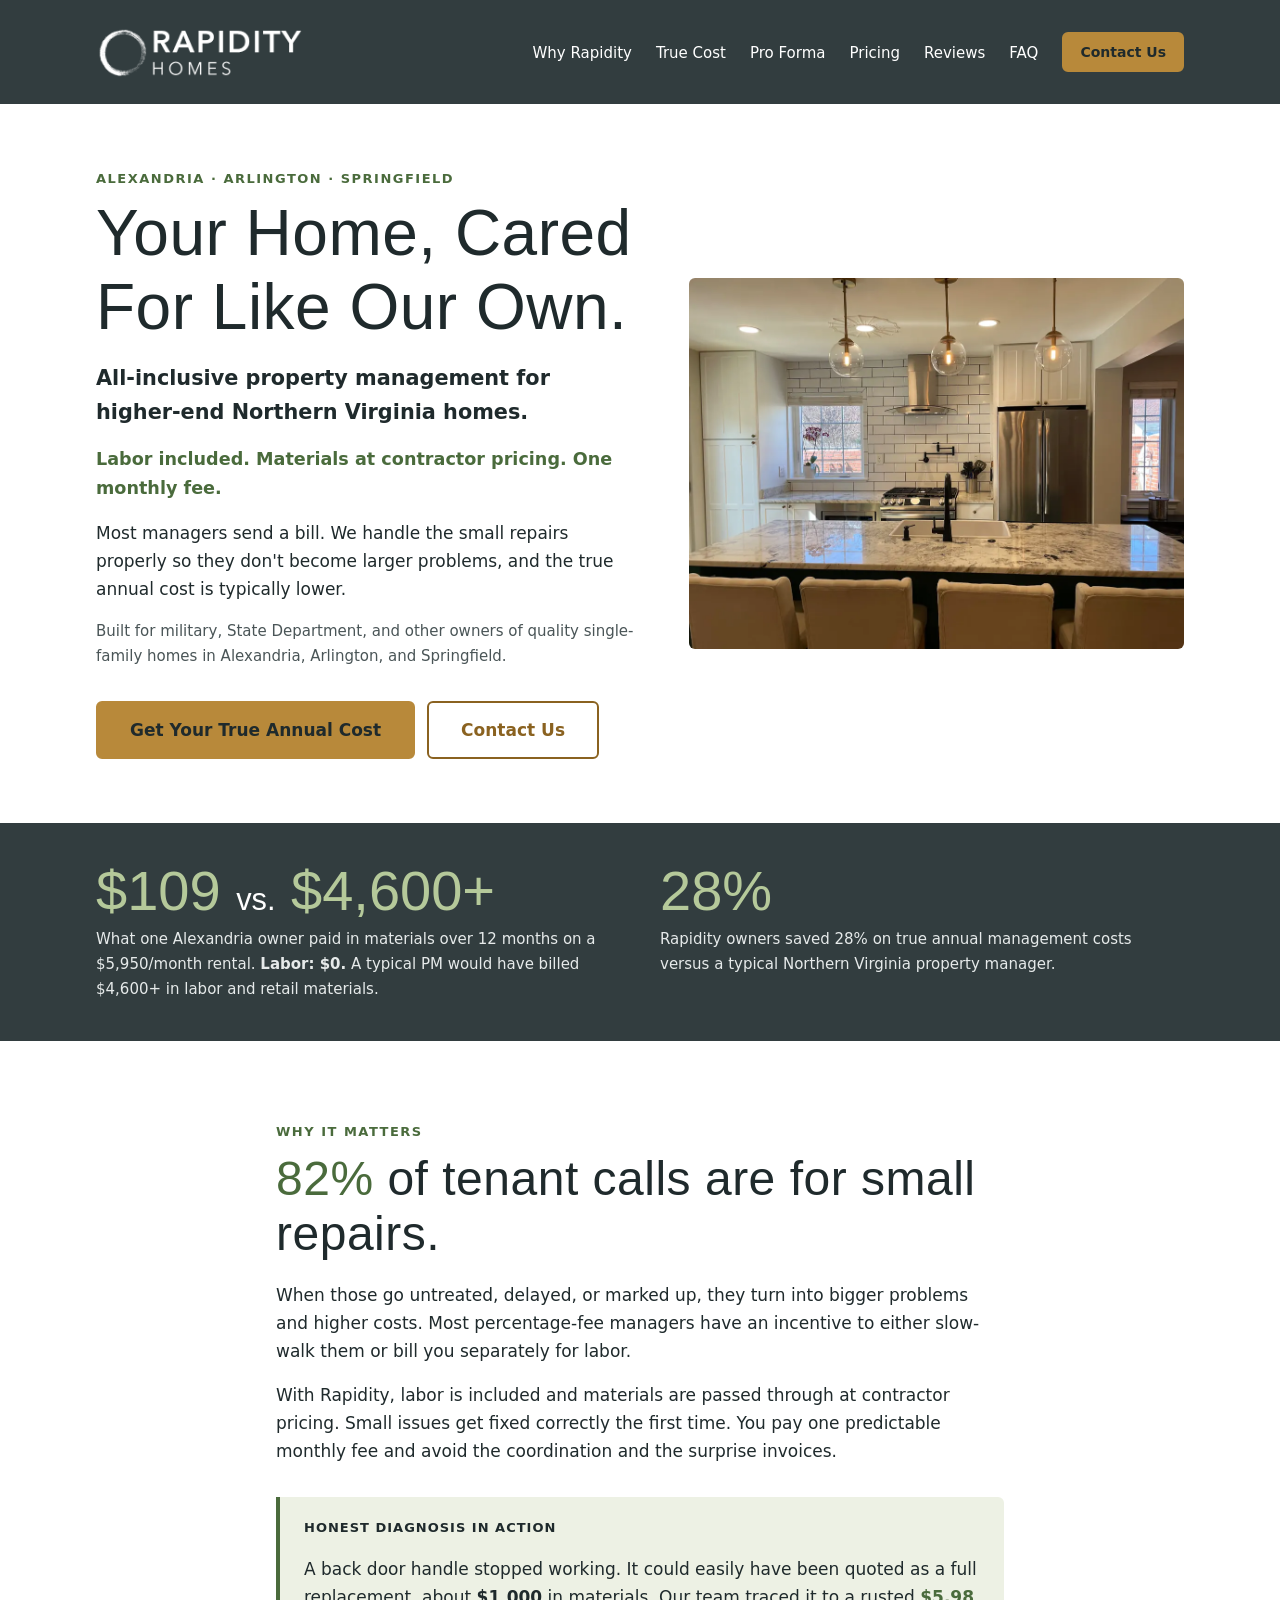
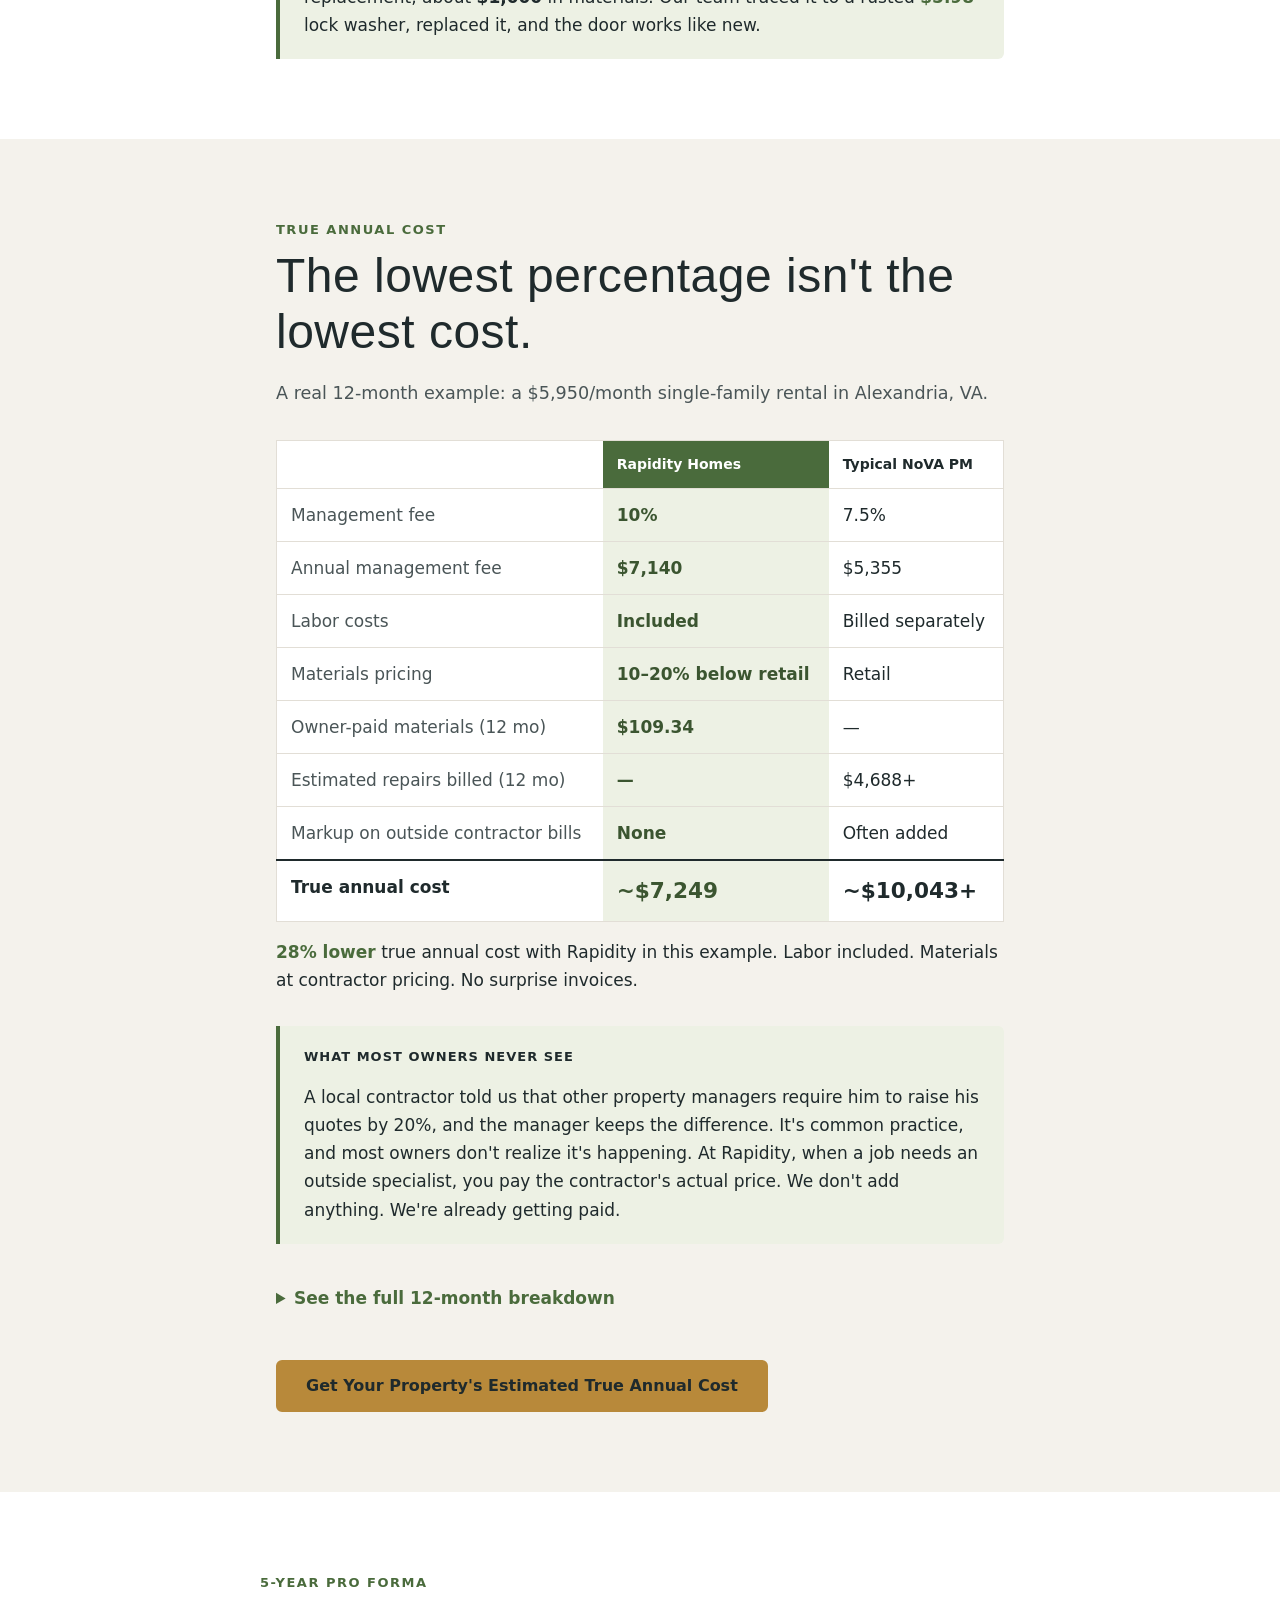
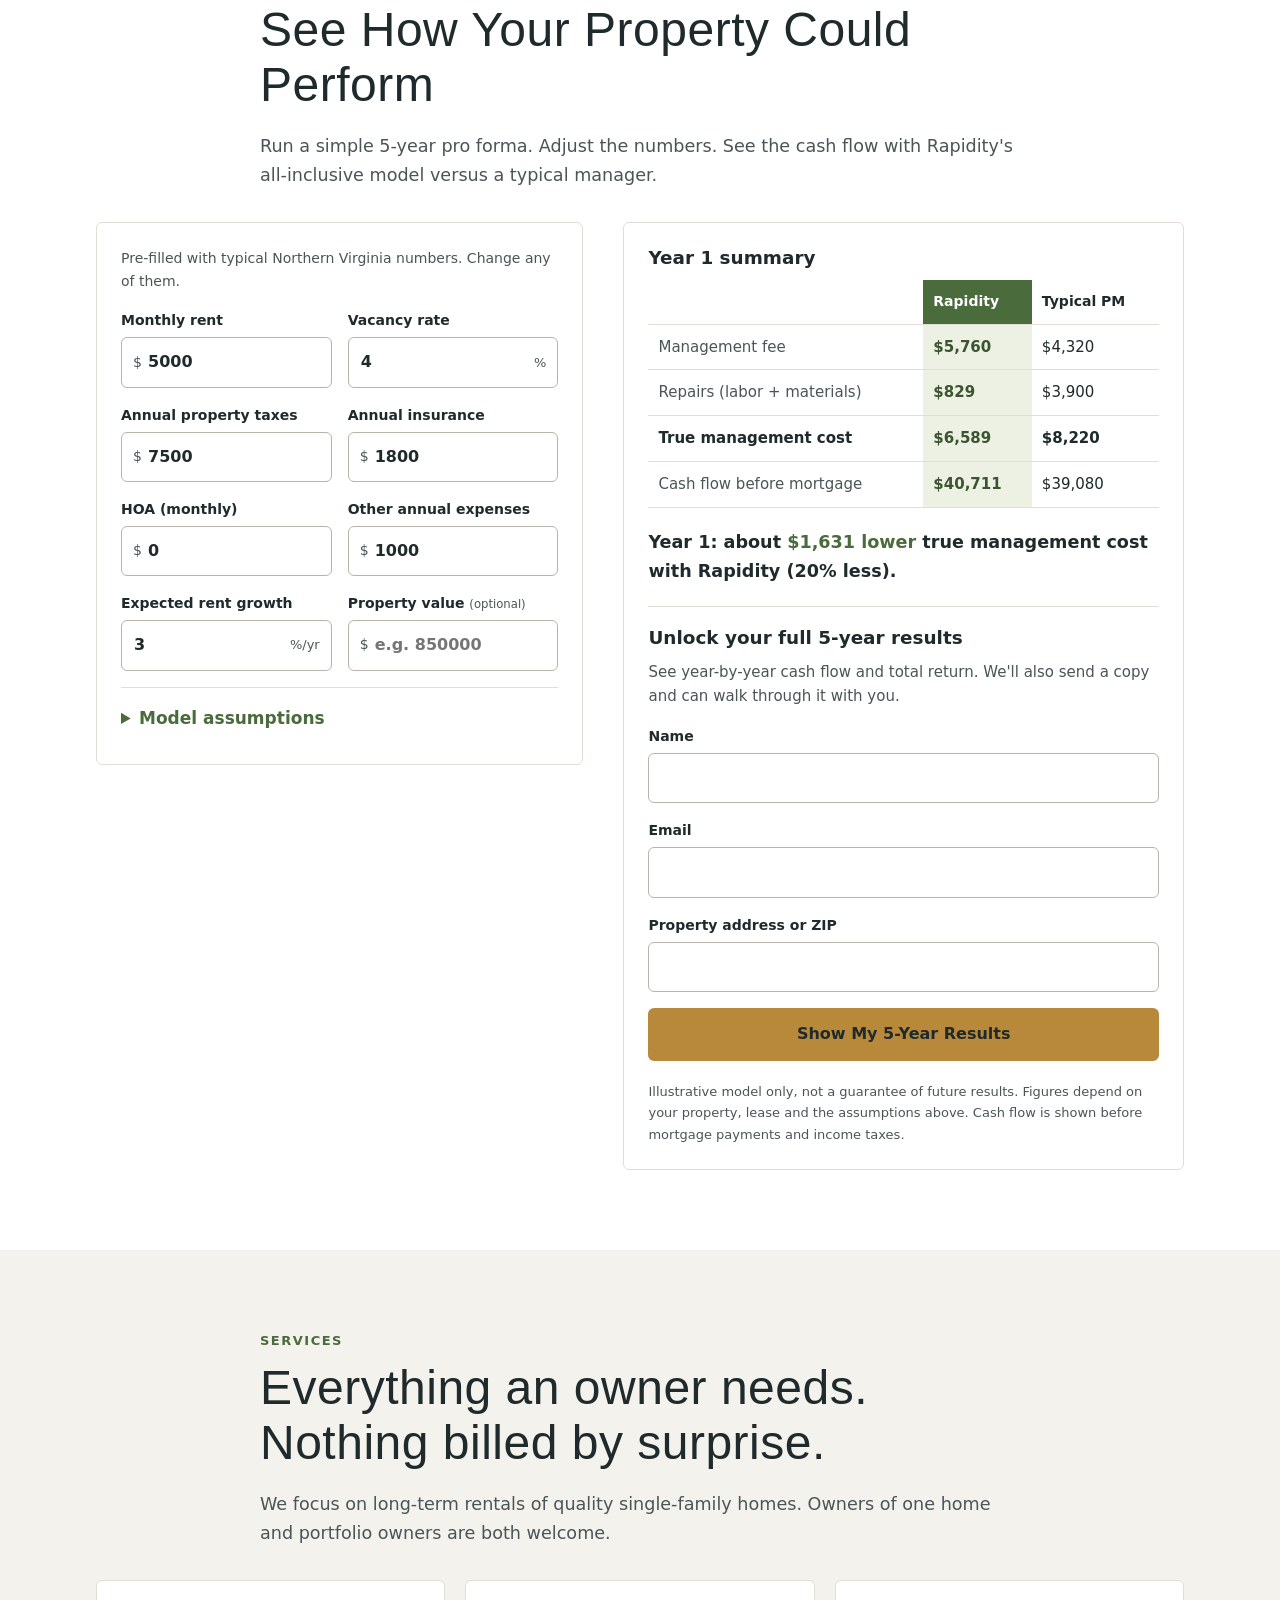
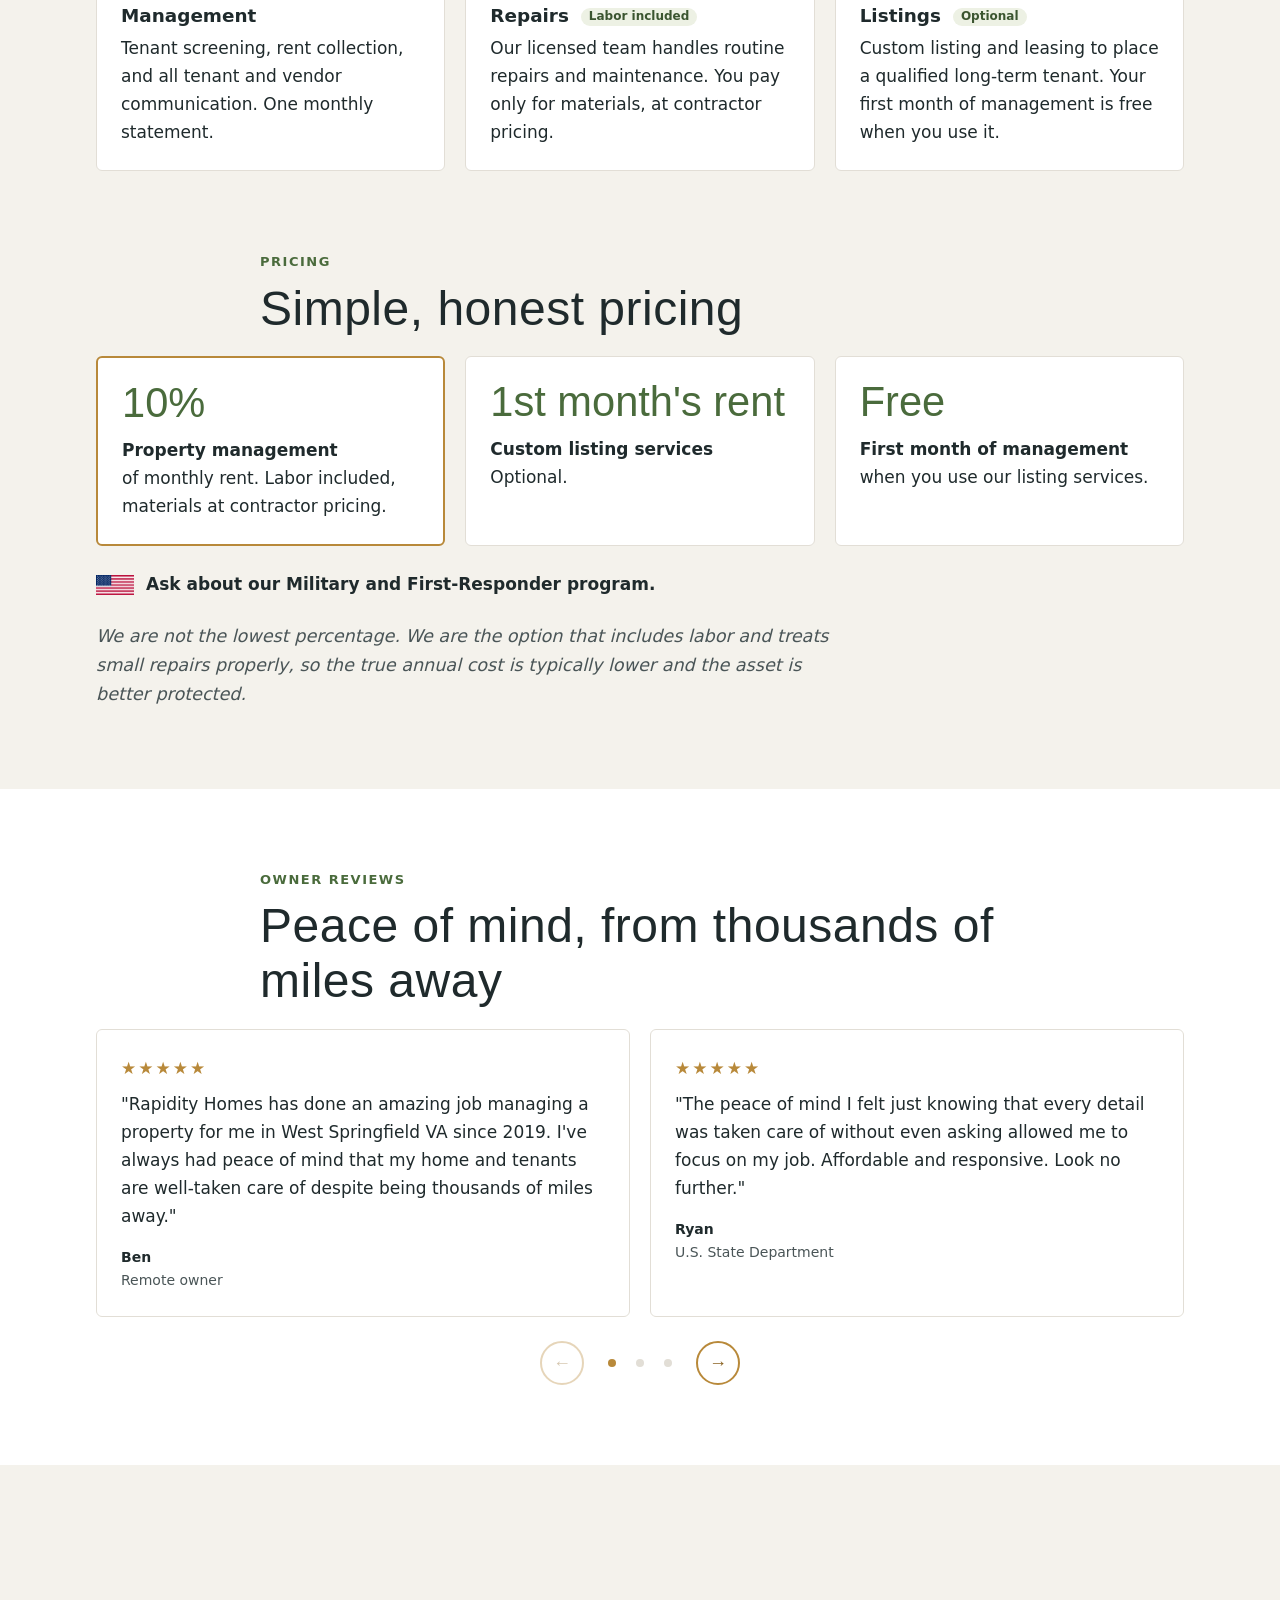
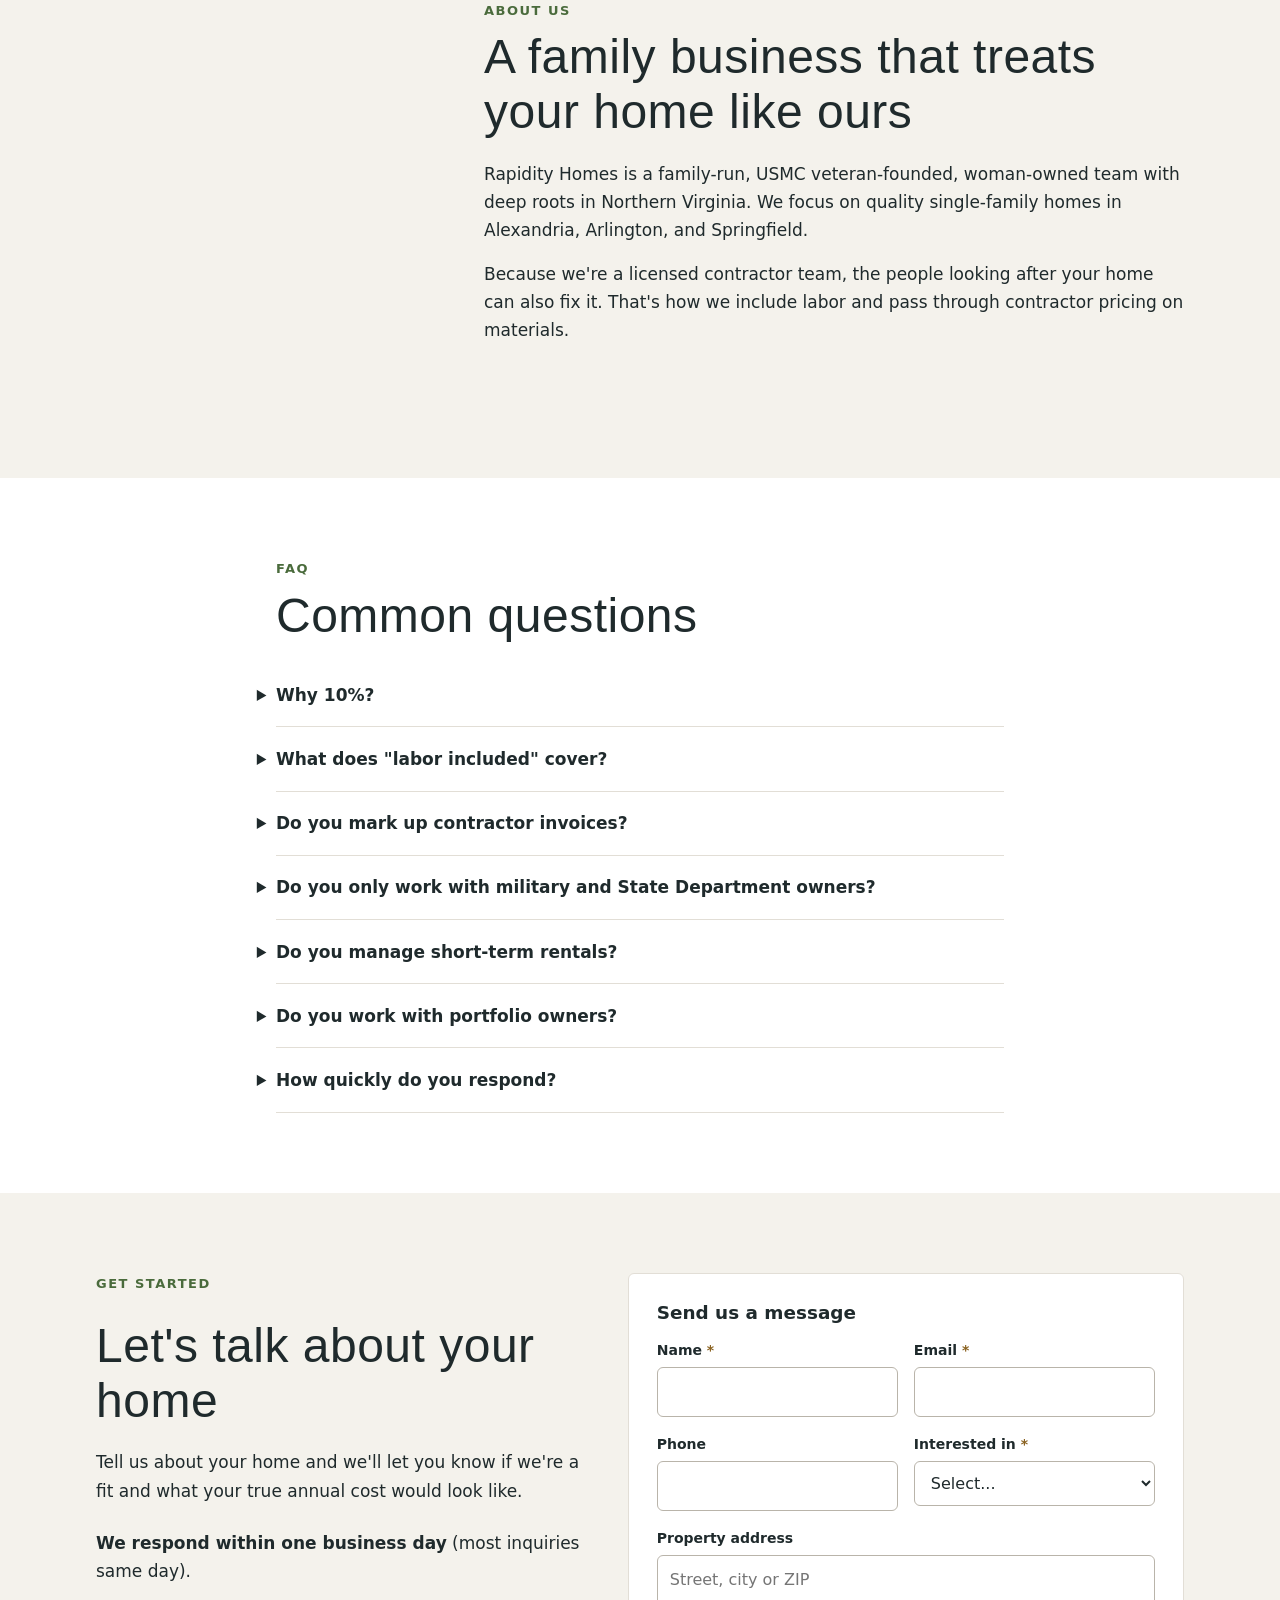
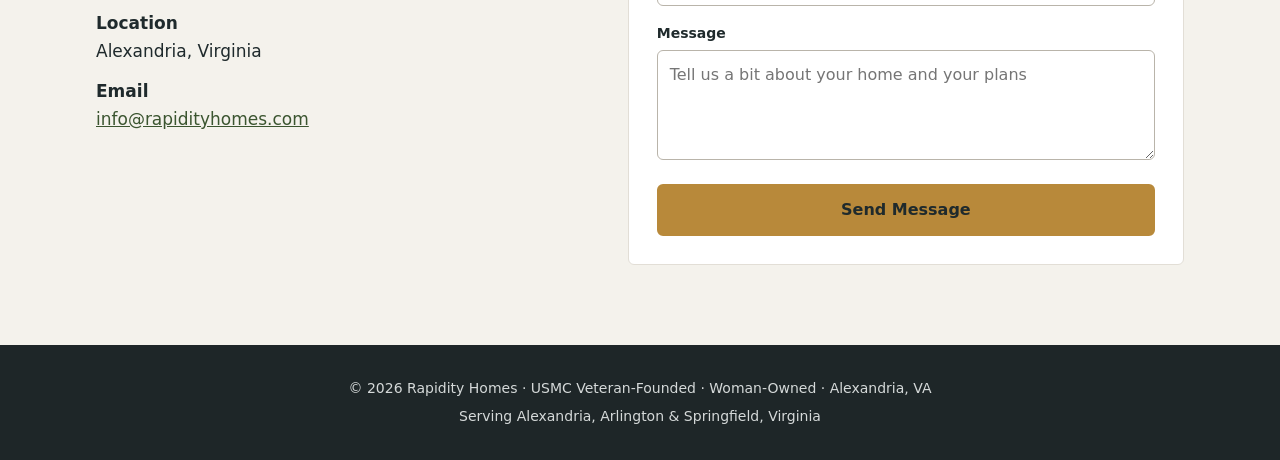
<file: index.html>
<!DOCTYPE html>
<html lang="en">
<head>
<meta charset="UTF-8" />
<meta name="viewport" content="width=device-width, initial-scale=1.0" />
<meta http-equiv="Content-Security-Policy" content="default-src 'self'; script-src 'self'; style-src 'self' https://fonts.googleapis.com; font-src https://fonts.gstatic.com; img-src 'self'; connect-src 'self' https://formspree.io; form-action https://formspree.io; base-uri 'self'; object-src 'none'; upgrade-insecure-requests">
<meta name="referrer" content="strict-origin-when-cross-origin">
<title>All-Inclusive Property Management | Alexandria, Arlington &amp; Springfield VA | Rapidity Homes</title>
<meta name="description" content="All-inclusive property management for higher-end single-family homes in Alexandria, Arlington and Springfield, VA. 10% of rent with labor included and materials at contractor pricing. Veteran-founded, serving military and State Department owners." />

<link rel="canonical" href="https://www.rapidityhomes.com/">
<link rel="icon" type="image/png" href="Images/favicon.png">

<meta property="og:type" content="website">
<meta property="og:site_name" content="Rapidity Homes">
<meta property="og:url" content="https://www.rapidityhomes.com/">
<meta property="og:title" content="All-Inclusive Property Management for Northern Virginia Homes">
<meta property="og:description" content="Labor included. Materials at contractor pricing. One monthly fee. One Alexandria owner paid $109 in materials over 12 months, with $0 in labor.">
<meta property="og:image" content="https://www.rapidityhomes.com/Images/kitchen-2_orig.jpg">
<meta name="twitter:card" content="summary_large_image">

<script type="application/ld+json">
{
  "@context": "https://schema.org",
  "@type": "LocalBusiness",
  "name": "Rapidity Homes",
  "description": "All-inclusive property management for single-family homes in Northern Virginia. Labor included, materials at contractor pricing.",
  "url": "https://www.rapidityhomes.com/",
  "email": "info@rapidityhomes.com",
  "image": "https://www.rapidityhomes.com/Images/kitchen-2_orig.jpg",
  "logo": "https://www.rapidityhomes.com/Images/Rapidity%20Logo%20White2.png",
  "address": { "@type": "PostalAddress", "addressLocality": "Alexandria", "addressRegion": "VA", "addressCountry": "US" },
  "areaServed": [
    { "@type": "City", "name": "Alexandria, VA" },
    { "@type": "City", "name": "Arlington, VA" },
    { "@type": "City", "name": "Springfield, VA" }
  ]
}
</script>

<link rel="preconnect" href="https://fonts.googleapis.com">
<link rel="preconnect" href="https://fonts.gstatic.com" crossorigin>
<link href="https://fonts.googleapis.com/css2?family=Bebas+Neue&family=Open+Sans:wght@400;600;700&display=swap" rel="stylesheet">
<link rel="preload" as="image" href="Images/kitchen-2-1067.webp" imagesrcset="Images/kitchen-2-480.webp 480w, Images/kitchen-2-1067.webp 1067w" imagesizes="(max-width: 900px) 100vw, 50vw">

<link rel="stylesheet" href="CSS/styles.css">
</head>
<body>
<!--
  Page map: header → hero → proof bar → small repairs → true cost → pro forma
  → services & pricing → reviews → about → FAQ → contact → footer.
-->
<header class="header">
  <div class="container nav-inner">
    <a href="#top" class="brand">
      <img src="Images/logo-white.webp" alt="Rapidity Homes" width="168" height="55">
    </a>
    <ul class="nav-menu" id="nav-menu">
      <li><a href="#repairs">Why Rapidity</a></li>
      <li><a href="#true-cost">True Cost</a></li>
      <li><a href="#proforma">Pro Forma</a></li>
      <li><a href="#pricing">Pricing</a></li>
      <li><a href="#reviews">Reviews</a></li>
      <li><a href="#faq">FAQ</a></li>
    </ul>
    <a href="#contact" class="btn btn-small nav-cta">Contact Us</a>
    <button class="nav-toggle" aria-label="Menu" aria-expanded="false" aria-controls="nav-menu">
      <svg viewBox="0 0 24 24" fill="none" stroke="currentColor" stroke-width="1.8"><path d="M4 7h16M4 12h16M4 17h16"/></svg>
    </button>
  </div>
</header>

<main id="top">

<!-- ========== HERO ========== -->
<section class="hero">
  <div class="container hero-grid">
    <div class="hero-copy">
      <p class="eyebrow">Alexandria &middot; Arlington &middot; Springfield</p>
      <h1>Your Home, Cared For Like Our Own.</h1>
      <p class="hero-lead">All-inclusive property management for higher-end Northern Virginia homes.</p>
      <p class="hero-sub">Labor included. Materials at contractor pricing. One monthly fee.</p>
      <p>Most managers send a bill. We handle the small repairs properly so they don't become larger problems, and the true annual cost is typically lower.</p>
      <p class="hero-audience">Built for military, State Department, and other owners of quality single-family homes in Alexandria, Arlington, and Springfield.</p>
      <div class="cta-row">
        <a href="#proforma" class="btn btn-large">Get Your True Annual Cost</a>
        <a href="#contact" class="btn btn-large btn-outline">Contact Us</a>
      </div>
    </div>
    <div class="hero-img">
      <img src="Images/kitchen-2-1067.webp" srcset="Images/kitchen-2-480.webp 480w, Images/kitchen-2-1067.webp 1067w" sizes="(max-width: 900px) 100vw, 50vw" width="1067" height="800" fetchpriority="high" alt="Bright kitchen with white cabinets, marble island and brass pendant lights in a Northern Virginia home">
    </div>
  </div>
</section>

<!-- ========== PROOF BAR ========== -->
<section class="proof-bar" aria-label="Results">
  <div class="container proof-grid">
    <div class="proof-item">
      <div class="proof-num">$109 <span class="proof-vs">vs.</span> $4,600+</div>
      <p>What one Alexandria owner paid in materials over 12 months on a $5,950/month rental. <strong>Labor: $0.</strong> A typical PM would have billed $4,600+ in labor and retail materials.</p>
    </div>
    <div class="proof-item">
      <div class="proof-num">28%</div>
      <p>Rapidity owners saved 28% on true annual management costs versus a typical Northern Virginia property manager.</p>
    </div>
  </div>
</section>

<!-- ========== SMALL REPAIRS ========== -->
<section class="section" id="repairs">
  <div class="container narrow">
    <p class="eyebrow">Why it matters</p>
    <h2 class="section-title"><span class="accent">82%</span> of tenant calls are for small repairs.</h2>
    <p>When those go untreated, delayed, or marked up, they turn into bigger problems and higher costs. Most percentage-fee managers have an incentive to either slow-walk them or bill you separately for labor.</p>
    <p>With Rapidity, labor is included and materials are passed through at contractor pricing. Small issues get fixed correctly the first time. You pay one predictable monthly fee and avoid the coordination and the surprise invoices.</p>

    <div class="callout">
      <p class="callout-label">Honest diagnosis in action</p>
      <p>A back door handle stopped working. It could easily have been quoted as a full replacement, about <strong>$1,000</strong> in materials. Our team traced it to a rusted <strong class="accent">$5.98</strong> lock washer, replaced it, and the door works like new.</p>
    </div>
  </div>
</section>

<!-- ========== TRUE ANNUAL COST ========== -->
<section class="section section-alt" id="true-cost">
  <div class="container narrow">
    <p class="eyebrow">True annual cost</p>
    <h2 class="section-title">The lowest percentage isn't the lowest cost.</h2>
    <p class="section-lead">A real 12-month example: a $5,950/month single-family rental in Alexandria, VA.</p>

    <div class="table-wrap">
      <table class="compare-table">
        <thead>
          <tr><th scope="col"><span class="sr-only">Item</span></th><th scope="col" class="col-rapidity">Rapidity Homes</th><th scope="col">Typical NoVA PM</th></tr>
        </thead>
        <tbody>
          <tr><th scope="row">Management fee</th><td class="col-rapidity">10%</td><td>7.5%</td></tr>
          <tr><th scope="row">Annual management fee</th><td class="col-rapidity">$7,140</td><td>$5,355</td></tr>
          <tr><th scope="row">Labor costs</th><td class="col-rapidity">Included</td><td>Billed separately</td></tr>
          <tr><th scope="row">Materials pricing</th><td class="col-rapidity">10–20% below retail</td><td>Retail</td></tr>
          <tr><th scope="row">Owner-paid materials (12 mo)</th><td class="col-rapidity">$109.34</td><td>—</td></tr>
          <tr><th scope="row">Estimated repairs billed (12 mo)</th><td class="col-rapidity">—</td><td>$4,688+</td></tr>
          <tr><th scope="row">Markup on outside contractor bills</th><td class="col-rapidity">None</td><td>Often added</td></tr>
        </tbody>
        <tfoot>
          <tr><th scope="row">True annual cost</th><td class="col-rapidity">~$7,249</td><td>~$10,043+</td></tr>
        </tfoot>
      </table>
    </div>

    <p class="table-note"><strong class="accent">28% lower</strong> true annual cost with Rapidity in this example. Labor included. Materials at contractor pricing. No surprise invoices.</p>

    <div class="callout">
      <p class="callout-label">What most owners never see</p>
      <p>A local contractor told us that other property managers require him to raise his quotes by 20%, and the manager keeps the difference. It's common practice, and most owners don't realize it's happening. At Rapidity, when a job needs an outside specialist, you pay the contractor's actual price. We don't add anything. We're already getting paid.</p>
    </div>

    <details class="breakdown">
      <summary>See the full 12-month breakdown</summary>
      <div class="table-wrap">
        <table class="breakdown-table">
          <thead>
            <tr><th scope="col">Month</th><th scope="col">Work performed</th><th scope="col" class="num">Owner paid</th><th scope="col" class="num">Typical PM</th></tr>
          </thead>
          <tbody>
            <tr><td>May '25</td><td>Toilet flush valve repair + air filter change</td><td class="num">$8.08</td><td class="num">~$313+</td></tr>
            <tr><td>Jun '25</td><td>Window trim repair + toilet follow-up</td><td class="num">$0</td><td class="num">~$425+</td></tr>
            <tr><td>Jul '25</td><td>Toilet repairs x2 (incl. shim &amp; seal) + water hammer diagnosis</td><td class="num">$0</td><td class="num">~$615+</td></tr>
            <tr><td>Aug '25</td><td>Air filter change + faucet diagnosis &amp; parts</td><td class="num">$34.11</td><td class="num">~$585+</td></tr>
            <tr><td>Oct '25</td><td>Air filter change + master bath sink cartridge replacement + winterization</td><td class="num">$0</td><td class="num">~$585+</td></tr>
            <tr><td>Dec '25</td><td>Water heater flush + drywall patch</td><td class="num">$0</td><td class="num">~$425+</td></tr>
            <tr><td>Feb '26</td><td>Air filter change</td><td class="num">$0</td><td class="num">~$110+</td></tr>
            <tr><td>Mar '26</td><td>Toilet gasket pull &amp; reset + junction box install</td><td class="num">$27.51</td><td class="num">~$410+</td></tr>
            <tr><td>May '26</td><td>Air filter change + door handle diagnosis (avoided a $1,000 replacement)</td><td class="num">$39.64</td><td class="num">~$1,220+</td></tr>
          </tbody>
          <tfoot>
            <tr><td>Total</td><td></td><td class="num">$109.34</td><td class="num">~$4,688+</td></tr>
          </tfoot>
        </table>
      </div>
    </details>

    <div class="section-cta">
      <a href="#proforma" class="btn">Get Your Property's Estimated True Annual Cost</a>
    </div>
  </div>
</section>

<!-- ========== PRO FORMA ========== -->
<section class="section" id="proforma">
  <div class="container">
    <div class="narrow">
      <p class="eyebrow">5-year pro forma</p>
      <h2 class="section-title">See How Your Property Could Perform</h2>
      <p class="section-lead">Run a simple 5-year pro forma. Adjust the numbers. See the cash flow with Rapidity's all-inclusive model versus a typical manager.</p>
    </div>

    <div class="pf-grid">
      <form class="pf-inputs" id="pf-inputs" novalidate>
        <p class="pf-hint">Pre-filled with typical Northern Virginia numbers. Change any of them.</p>
        <div class="pf-fields">
          <label>Monthly rent <span class="input-wrap" data-prefix="$"><input type="number" name="rent" value="5000" min="0" step="50" inputmode="decimal"></span></label>
          <label>Vacancy rate <span class="input-wrap" data-suffix="%"><input type="number" name="vacancy" value="4" min="0" max="100" step="0.5" inputmode="decimal"></span></label>
          <label>Annual property taxes <span class="input-wrap" data-prefix="$"><input type="number" name="taxes" value="7500" min="0" step="100" inputmode="decimal"></span></label>
          <label>Annual insurance <span class="input-wrap" data-prefix="$"><input type="number" name="insurance" value="1800" min="0" step="50" inputmode="decimal"></span></label>
          <label>HOA (monthly) <span class="input-wrap" data-prefix="$"><input type="number" name="hoa" value="0" min="0" step="10" inputmode="decimal"></span></label>
          <label>Other annual expenses <span class="input-wrap" data-prefix="$"><input type="number" name="other" value="1000" min="0" step="100" inputmode="decimal"></span></label>
          <label>Expected rent growth <span class="input-wrap" data-suffix="%/yr"><input type="number" name="growth" value="3" min="-10" max="20" step="0.5" inputmode="decimal"></span></label>
          <label>Property value <small>(optional)</small> <span class="input-wrap" data-prefix="$"><input type="number" name="value" value="" min="0" step="1000" placeholder="e.g. 850000" inputmode="decimal"></span></label>
        </div>
        <details class="pf-advanced">
          <summary>Model assumptions</summary>
          <div class="pf-fields">
            <label>Repairs billed by a typical PM <span class="input-wrap" data-suffix="% of rent"><input type="number" name="repairPct" value="6.5" min="0" max="30" step="0.5" inputmode="decimal"></span></label>
            <label>Materials share of a repair bill <span class="input-wrap" data-suffix="%"><input type="number" name="materialsShare" value="25" min="0" max="100" step="5" inputmode="decimal"></span></label>
            <label>Contractor materials discount <span class="input-wrap" data-suffix="%"><input type="number" name="discount" value="15" min="0" max="50" step="1" inputmode="decimal"></span></label>
            <label>Appreciation <small>(if value entered)</small> <span class="input-wrap" data-suffix="%/yr"><input type="number" name="appreciation" value="3" min="-10" max="20" step="0.5" inputmode="decimal"></span></label>
          </div>
          <p class="pf-hint">6.5% matches the typical-PM repair bill in our Alexandria example ($4,688 on $71,400 of rent). Taxes, insurance, HOA and other expenses grow 3% a year.</p>
        </details>
      </form>

      <div class="pf-results" aria-live="polite">
        <h3>Year 1 summary</h3>
        <table class="pf-table">
          <thead><tr><th scope="col"><span class="sr-only">Item</span></th><th scope="col" class="col-rapidity">Rapidity</th><th scope="col">Typical PM</th></tr></thead>
          <tbody>
            <tr><th scope="row">Management fee</th><td class="col-rapidity" data-out="fee-r"></td><td data-out="fee-t"></td></tr>
            <tr><th scope="row">Repairs (labor + materials)</th><td class="col-rapidity" data-out="rep-r"></td><td data-out="rep-t"></td></tr>
            <tr class="pf-total"><th scope="row">True management cost</th><td class="col-rapidity" data-out="cost-r"></td><td data-out="cost-t"></td></tr>
            <tr><th scope="row">Cash flow before mortgage</th><td class="col-rapidity" data-out="cf-r"></td><td data-out="cf-t"></td></tr>
          </tbody>
        </table>
        <p class="pf-headline" data-out="headline"></p>

        <div class="pf-gated" id="pf-gated">
          <div class="pf-full" hidden>
            <h3>5-year view</h3>
            <div class="table-wrap">
              <table class="pf-table pf-years">
                <thead><tr><th scope="col">Year</th><th scope="col" class="col-rapidity">Rapidity cash flow</th><th scope="col">Typical PM cash flow</th><th scope="col">Difference</th></tr></thead>
                <tbody data-out="years"></tbody>
                <tfoot><tr><th scope="row">5-yr total</th><td class="col-rapidity" data-out="sum-r"></td><td data-out="sum-t"></td><td data-out="sum-d"></td></tr></tfoot>
              </table>
            </div>
            <p class="pf-return" data-out="return"></p>
            <p>Want us to walk through these numbers with you? <a href="#contact">Send us a message</a>.</p>
          </div>

          <form class="pf-gate" id="pf-gate" action="https://formspree.io/f/xyklnbwr" method="POST">
            <h3>Unlock your full 5-year results</h3>
            <p>See year-by-year cash flow and total return. We'll also send a copy and can walk through it with you.</p>
            <input type="hidden" name="_subject" value="Pro forma request">
            <input type="hidden" name="source" value="Pro forma">
            <input type="hidden" name="proforma" value="">
            <div class="form-field"><label for="g-name">Name</label><input id="g-name" name="name" autocomplete="name" required></div>
            <div class="form-field"><label for="g-email">Email</label><input id="g-email" type="email" name="email" autocomplete="email" required></div>
            <div class="form-field"><label for="g-address">Property address or ZIP</label><input id="g-address" name="address" autocomplete="street-address" required></div>
            <input type="text" name="_gotcha" class="honeypot" tabindex="-1" autocomplete="off" aria-hidden="true">
            <button type="submit" class="btn btn-block">Show My 5-Year Results</button>
            <p class="form-status" role="status"></p>
          </form>
        </div>

        <p class="disclaimer">Illustrative model only, not a guarantee of future results. Figures depend on your property, lease and the assumptions above. Cash flow is shown before mortgage payments and income taxes.</p>
      </div>
    </div>
  </div>
</section>

<!-- ========== SERVICES & PRICING ========== -->
<section class="section section-alt" id="services">
  <div class="container">
    <div class="narrow">
      <p class="eyebrow">Services</p>
      <h2 class="section-title">Everything an owner needs. Nothing billed by surprise.</h2>
      <p class="section-lead">We focus on long-term rentals of quality single-family homes. Owners of one home and portfolio owners are both welcome.</p>
    </div>
    <div class="card-row">
      <div class="card">
        <h3>Management</h3>
        <p>Tenant screening, rent collection, and all tenant and vendor communication. One monthly statement.</p>
      </div>
      <div class="card">
        <h3>Repairs <span class="tag">Labor included</span></h3>
        <p>Our licensed team handles routine repairs and maintenance. You pay only for materials, at contractor pricing.</p>
      </div>
      <div class="card">
        <h3>Listings <span class="tag">Optional</span></h3>
        <p>Custom listing and leasing to place a qualified long-term tenant. Your first month of management is free when you use it.</p>
      </div>
    </div>

    <div id="pricing" class="pricing">
      <div class="narrow">
        <p class="eyebrow">Pricing</p>
        <h2 class="section-title">Simple, honest pricing</h2>
      </div>
      <div class="card-row">
        <div class="card price-card price-featured">
          <div class="price">10%</div>
          <p><strong>Property management</strong><br>of monthly rent. Labor included, materials at contractor pricing.</p>
        </div>
        <div class="card price-card">
          <div class="price">1st month's rent</div>
          <p><strong>Custom listing services</strong><br>Optional.</p>
        </div>
        <div class="card price-card">
          <div class="price">Free</div>
          <p><strong>First month of management</strong><br>when you use our listing services.</p>
        </div>
      </div>
      <p class="program-note"><img src="Images/flag.png" alt="" class="flag-icon" width="38" height="20"> Ask about our Military and First-Responder program.</p>
      <p class="framing">We are not the lowest percentage. We are the option that includes labor and treats small repairs properly, so the true annual cost is typically lower and the asset is better protected.</p>
    </div>
  </div>
</section>

<!-- ========== REVIEWS ========== -->
<section class="section" id="reviews">
  <div class="container">
    <div class="narrow">
      <p class="eyebrow">Owner reviews</p>
      <h2 class="section-title">Peace of mind, from thousands of miles away</h2>
    </div>
    <div class="carousel" aria-roledescription="carousel" aria-label="Owner reviews">
    <div class="carousel-track" tabindex="0">
      <figure class="review">
        <div class="stars" aria-label="5 out of 5 stars">&#9733;&#9733;&#9733;&#9733;&#9733;</div>
        <blockquote>"Rapidity Homes has done an amazing job managing a property for me in West Springfield VA since 2019. I've always had peace of mind that my home and tenants are well-taken care of despite being thousands of miles away."</blockquote>
        <figcaption><strong>Ben</strong> Remote owner</figcaption>
      </figure>
      <figure class="review">
        <div class="stars" aria-label="5 out of 5 stars">&#9733;&#9733;&#9733;&#9733;&#9733;</div>
        <blockquote>"The peace of mind I felt just knowing that every detail was taken care of without even asking allowed me to focus on my job. Affordable and responsive. Look no further."</blockquote>
        <figcaption><strong>Ryan</strong> U.S. State Department</figcaption>
      </figure>
      <figure class="review">
        <div class="stars" aria-label="5 out of 5 stars">&#9733;&#9733;&#9733;&#9733;&#9733;</div>
        <blockquote>"Highest recommendation. They take care of everything, give great communication so I don't need to stress about property maintenance."</blockquote>
        <figcaption><strong>Xander</strong> Active Duty Military</figcaption>
      </figure>
      <figure class="review">
        <div class="stars" aria-label="5 out of 5 stars">&#9733;&#9733;&#9733;&#9733;&#9733;</div>
        <blockquote>"You could not have a more competent, professional, and responsive team than at Rapidity. They are the first property management company I recommend to family and friends."</blockquote>
        <figcaption><strong>Nate</strong> Veteran</figcaption>
      </figure>
    </div>
    <div class="carousel-controls">
      <button class="carousel-btn" data-dir="-1" aria-label="Previous review">&#8592;</button>
      <div class="carousel-dots"></div>
      <button class="carousel-btn" data-dir="1" aria-label="Next review">&#8594;</button>
    </div>
    </div>
  </div>
</section>

<!-- ========== ABOUT ========== -->
<section class="section section-alt" id="about">
  <div class="container about-grid">
    <div class="about-img">
      <img src="Images/reilly-fam-480.webp" srcset="Images/reilly-fam-480.webp 480w, Images/reilly-fam-600.webp 600w" sizes="(max-width: 768px) 100vw, 360px" width="600" height="800" loading="lazy" alt="The Reilly family, founders of Rapidity Homes">
    </div>
    <div>
      <p class="eyebrow">About us</p>
      <h2 class="section-title">A family business that treats your home like ours</h2>
      <p>Rapidity Homes is a family-run, USMC veteran-founded, woman-owned team with deep roots in Northern Virginia. We focus on quality single-family homes in Alexandria, Arlington, and Springfield.</p>
      <p>Because we're a licensed contractor team, the people looking after your home can also fix it. That's how we include labor and pass through contractor pricing on materials.</p>
    </div>
  </div>
</section>

<!-- ========== FAQ ========== -->
<section class="section" id="faq">
  <div class="container narrow">
    <p class="eyebrow">FAQ</p>
    <h2 class="section-title">Common questions</h2>
    <div class="faq">
      <details>
        <summary>Why 10%?</summary>
        <p>Because it includes the labor. Lower-percentage managers typically bill repair labor separately and charge retail for materials. Once those bills are added in, our true annual cost is usually lower. In our Alexandria example it was 28% lower.</p>
      </details>
      <details>
        <summary>What does "labor included" cover?</summary>
        <p>Routine repairs and maintenance our team performs: plumbing fixes, fixtures, doors and hardware, drywall patches, filter changes, seasonal tasks and similar work. You pay only for materials, at contractor pricing. Major replacements, capital improvements and work that needs a specialty trade are quoted separately and need your approval first.</p>
      </details>
      <details>
        <summary>Do you mark up contractor invoices?</summary>
        <p>No, never. We're already paid through our management fee, so when a job needs an outside specialist, you pay the contractor's actual price with no markup or coordination fee from us. Many managers add one, so it's worth asking anyone you're considering.</p>
      </details>
      <details>
        <summary>Do you only work with military and State Department owners?</summary>
        <p>No. Many of our owners are military or State Department families who appreciate a manager they can trust from overseas, but we work with any owner of a quality single-family home in our service area.</p>
      </details>
      <details>
        <summary>Do you manage short-term rentals?</summary>
        <p>We focus on long-term rentals. Stable, long-term tenants are better for the home and for your returns. If you're weighing options, tell us about your plans and we'll give you an honest take.</p>
      </details>
      <details>
        <summary>Do you work with portfolio owners?</summary>
        <p>Yes. Whether you own one home or several, you get the same all-inclusive model and one consolidated monthly statement.</p>
      </details>
      <details>
        <summary>How quickly do you respond?</summary>
        <p>We respond to inquiries within one business day, and most get a same-day reply.</p>
      </details>
    </div>
  </div>
</section>

<!-- ========== CONTACT ========== -->
<section class="section section-alt" id="contact">
  <div class="container contact-grid">
    <div>
      <p class="eyebrow">Get started</p>
      <h2 class="section-title">Let's talk about your home</h2>
      <p>Tell us about your home and we'll let you know if we're a fit and what your true annual cost would look like.</p>
      <p class="response-time"><strong>We respond within one business day</strong> (most inquiries same day).</p>
      <dl class="contact-details">
        <dt>Location</dt><dd>Alexandria, Virginia</dd>
        <dt>Email</dt><dd><a href="mailto:info@rapidityhomes.com">info@rapidityhomes.com</a></dd>
      </dl>
    </div>

    <form class="contact-form" id="contact-form" action="https://formspree.io/f/xyklnbwr" method="POST">
      <h3>Send us a message</h3>
      <input type="hidden" name="_subject" value="Website inquiry">
      <input type="hidden" name="source" value="Contact form">
      <div class="form-row">
        <div class="form-field"><label for="f-name">Name <span class="req">*</span></label><input id="f-name" name="name" autocomplete="name" required></div>
        <div class="form-field"><label for="f-email">Email <span class="req">*</span></label><input id="f-email" type="email" name="email" autocomplete="email" required></div>
      </div>
      <div class="form-row">
        <div class="form-field"><label for="f-phone">Phone</label><input id="f-phone" type="tel" name="phone" autocomplete="tel"></div>
        <div class="form-field">
          <label for="f-interest">Interested in <span class="req">*</span></label>
          <select id="f-interest" name="interest" required>
            <option value="">Select...</option>
            <option>Property management</option>
            <option>Listing services</option>
            <option>Multiple properties / portfolio</option>
            <option>Reviewing my pro forma</option>
            <option>General question</option>
          </select>
        </div>
      </div>
      <div class="form-field"><label for="f-address">Property address</label><input id="f-address" name="address" autocomplete="street-address" placeholder="Street, city or ZIP"></div>
      <div class="form-field"><label for="f-message">Message</label><textarea id="f-message" name="message" placeholder="Tell us a bit about your home and your plans"></textarea></div>
      <input type="text" name="_gotcha" class="honeypot" tabindex="-1" autocomplete="off" aria-hidden="true">
      <button type="submit" class="btn btn-block">Send Message</button>
      <p class="form-status" role="status"></p>
    </form>
  </div>
</section>

</main>

<footer>
  <div class="container">
    <p>&copy; 2026 Rapidity Homes &middot; USMC Veteran-Founded &middot; Woman-Owned &middot; Alexandria, VA</p>
    <p>Serving Alexandria, Arlington &amp; Springfield, Virginia</p>
  </div>
</footer>

<script src="JS/main.js"></script>
</body>
</html>
</file>
<file: CSS/styles.css>
/* ========================================================
   Rapidity Homes — Main Stylesheet
   Light page, slate header/footer. Brass for things you
   click; earthy moss green for savings and key numbers.
   ======================================================== */

:root {
  --ink: #1f2a2c;
  --ink-soft: #4a5557;
  --brand: #323d3f;
  --brand-dark: #1e2628;
  --bg: #ffffff;
  --bg-alt: #f4f2ec;
  --line: #e2ded6;
  --brass: #b8893a;
  --brass-dark: #8a6220;
  --brass-tint: #f6efe1;
  --green: #4a6b3c;
  --green-dark: #3b5530;
  --green-tint: #edf1e4;
  --white: #ffffff;
  --radius: 6px;
}

/* ========== RESET & BASE ========== */
* { box-sizing: border-box; margin: 0; padding: 0; }
html { scroll-behavior: smooth; scroll-padding-top: 5.5rem; }
body {
  font-family: 'Open Sans', system-ui, sans-serif;
  font-size: 17px;
  color: var(--ink);
  background: var(--bg);
  line-height: 1.65;
}
img { max-width: 100%; height: auto; display: block; }
h1, h2, h3 { line-height: 1.15; }
h1, h2 {
  font-family: 'Bebas Neue', sans-serif;
  font-weight: normal;
  letter-spacing: 0.5px;
}
h3 { font-size: 1.15rem; font-weight: 700; }
p + p { margin-top: 1rem; }
a { color: var(--green-dark); }
.accent { color: var(--green); }
.sr-only {
  position: absolute; width: 1px; height: 1px; overflow: hidden;
  clip: rect(0 0 0 0); white-space: nowrap;
}

/* ========== LAYOUT ========== */
.container { max-width: 1120px; margin: 0 auto; padding: 0 1rem; }
.narrow { max-width: 760px; margin-left: auto; margin-right: auto; }
.section { padding: 5rem 0; }
.section-alt { background: var(--bg-alt); }
.eyebrow {
  font-size: 13px;
  font-weight: 700;
  text-transform: uppercase;
  letter-spacing: 1.5px;
  color: var(--green);
  margin-bottom: 0.5rem;
}
.section-title {
  font-size: clamp(2.1rem, 5vw, 3rem);
  margin-bottom: 1.25rem;
}
.section-lead { font-size: 1.1rem; color: var(--ink-soft); margin-bottom: 2rem; }
.section-cta { margin-top: 2.5rem; }

/* ========== BUTTONS ========== */
.btn {
  display: inline-block;
  font-family: inherit;
  font-weight: 700;
  font-size: 16px;
  line-height: 1.3;
  text-align: center;
  text-decoration: none;
  padding: 14px 28px;
  border: 2px solid var(--brass);
  border-radius: var(--radius);
  background: var(--brass);
  color: var(--ink);
  cursor: pointer;
  transition: background 0.2s, border-color 0.2s, color 0.2s;
}
.btn:hover { background: var(--brass-dark); border-color: var(--brass-dark); color: var(--white); }
.btn-outline { background: transparent; border-color: var(--brass-dark); color: var(--brass-dark); }
.btn-outline:hover { background: var(--brass-tint); border-color: var(--brass-dark); color: var(--brass-dark); }
.btn-large { padding: 16px 32px; font-size: 17px; }
.btn-small { padding: 9px 16px; font-size: 14px; }
.btn-block { display: block; width: 100%; }
.cta-row { display: flex; flex-wrap: wrap; gap: 0.75rem; margin-top: 2rem; }

/* ========== HEADER / NAV ========== */
.header {
  background: var(--brand);
  position: sticky;
  top: 0;
  z-index: 100;
  transition: box-shadow 0.3s;
}
/* Big logo at the top of the page; JS adds .is-scrolled to shrink it */
.nav-inner {
  display: flex;
  align-items: center;
  gap: 1.5rem;
  min-height: 104px;
  transition: min-height 0.3s;
}
.brand { margin-right: auto; }
.brand img { height: 76px; width: auto; transition: height 0.3s; }
.is-scrolled { box-shadow: 0 2px 12px rgba(0, 0, 0, 0.25); }
.is-scrolled .nav-inner { min-height: 72px; }
.is-scrolled .brand img { height: 46px; }
@media (prefers-reduced-motion: reduce) {
  .header, .nav-inner, .brand img { transition: none; }
}
.nav-menu { list-style: none; display: flex; gap: 1.5rem; }
.nav-menu a {
  color: var(--white);
  text-decoration: none;
  font-size: 15px;
  white-space: nowrap;
}
.nav-menu a:hover { text-decoration: underline; }
.nav-toggle {
  display: none;
  background: none;
  border: none;
  color: var(--white);
  cursor: pointer;
  padding: 0.5rem;
}
.nav-toggle svg { width: 28px; height: 28px; display: block; }

/* ========== HERO ========== */
.hero { padding: 4rem 0; }
.hero-grid {
  display: grid;
  grid-template-columns: 1.1fr 1fr;
  gap: 3rem;
  align-items: center;
}
.hero h1 {
  font-size: clamp(2.6rem, 5.5vw, 4rem);
  margin-bottom: 1rem;
}
.hero-lead { font-size: 1.3rem; font-weight: 600; margin-bottom: 0.5rem; }
.hero-sub {
  font-size: 1.1rem;
  font-weight: 700;
  color: var(--green);
  margin-bottom: 1rem;
}
.hero-audience { color: var(--ink-soft); font-size: 15px; }
.hero-img img { border-radius: var(--radius); width: 100%; }

/* ========== PROOF BAR ========== */
.proof-bar { background: var(--brand); color: var(--white); padding: 2.5rem 0; }
.proof-grid { display: grid; grid-template-columns: 1fr 1fr; gap: 2.5rem; }
.proof-num {
  font-family: 'Bebas Neue', sans-serif;
  font-size: clamp(2.6rem, 6vw, 3.5rem);
  line-height: 1;
  color: #b5c99a;
  margin-bottom: 0.5rem;
}
.proof-vs { font-size: 0.55em; color: var(--white); }
.proof-item p { font-size: 15px; color: #e6eaea; }

/* ========== CALLOUT ========== */
.callout {
  margin-top: 2rem;
  padding: 1.25rem 1.5rem;
  border-left: 4px solid var(--green);
  background: var(--green-tint);
  border-radius: 0 var(--radius) var(--radius) 0;
}
.callout-label {
  font-size: 13px;
  font-weight: 700;
  text-transform: uppercase;
  letter-spacing: 1px;
  margin-bottom: 0.25rem;
}

/* ========== TABLES ========== */
.table-wrap { overflow-x: auto; }
table { width: 100%; border-collapse: collapse; background: var(--bg); }
th, td {
  padding: 12px 14px;
  text-align: left;
  border-bottom: 1px solid var(--line);
  vertical-align: top;
}
thead th { font-size: 14px; font-weight: 700; }
tbody th { font-weight: 400; color: var(--ink-soft); }
tfoot th, tfoot td { font-weight: 700; border-bottom: none; border-top: 2px solid var(--ink); }
.col-rapidity { background: var(--green-tint); color: var(--green-dark); font-weight: 600; }
thead .col-rapidity { background: var(--green); color: var(--white); }
.num { text-align: right; white-space: nowrap; }

.compare-table { border: 1px solid var(--line); }
.compare-table tfoot td { font-size: 1.35rem; }
.table-note { margin-top: 1rem; }

.breakdown { margin-top: 2rem; }
.breakdown summary, .pf-advanced summary {
  cursor: pointer;
  font-weight: 700;
  color: var(--green);
  padding: 0.5rem 0;
}
.breakdown table { font-size: 15px; margin-top: 0.75rem; }
.breakdown td:first-child { white-space: nowrap; }

/* ========== PRO FORMA ========== */
.pf-grid {
  display: grid;
  grid-template-columns: 1fr 1.15fr;
  gap: 2.5rem;
  align-items: start;
}
.pf-inputs, .pf-results {
  border: 1px solid var(--line);
  border-radius: var(--radius);
  padding: 1.5rem;
  background: var(--bg);
}
.pf-hint { font-size: 14px; color: var(--ink-soft); margin-bottom: 1rem; }
.pf-advanced .pf-hint { margin-top: 0.75rem; }
.pf-fields { display: grid; grid-template-columns: 1fr 1fr; gap: 1rem; }
.pf-fields label { font-size: 14px; font-weight: 600; display: block; }
.pf-fields small { font-weight: 400; color: var(--ink-soft); }
.pf-advanced { margin-top: 1rem; border-top: 1px solid var(--line); padding-top: 0.5rem; }
.input-wrap { position: relative; display: block; margin-top: 0.3rem; }
.input-wrap[data-prefix]::before,
.input-wrap[data-suffix]::after {
  position: absolute;
  top: 50%;
  transform: translateY(-50%);
  color: var(--ink-soft);
  font-weight: 400;
  pointer-events: none;
}
.input-wrap[data-prefix]::before { content: attr(data-prefix); left: 12px; }
.input-wrap[data-suffix]::after { content: attr(data-suffix); right: 12px; font-size: 13px; }
.input-wrap[data-prefix] input { padding-left: 26px; }
.input-wrap[data-suffix] input { padding-right: 72px; }

.pf-results h3 { margin-bottom: 0.75rem; }
.pf-table { font-size: 15px; }
.pf-table th, .pf-table td { padding: 10px; }
.pf-table td { white-space: nowrap; }
.pf-total th, .pf-total td { font-weight: 700; color: var(--ink); }
.pf-total .col-rapidity { color: var(--green-dark); }
.pf-headline {
  margin: 1.25rem 0;
  font-size: 1.1rem;
  font-weight: 700;
}
.pf-headline strong { color: var(--green); }
.pf-gated { border-top: 1px solid var(--line); padding-top: 1.25rem; }
.pf-years { margin-bottom: 1rem; }
.pf-return { margin-bottom: 1.25rem; }
.pf-gate p { font-size: 15px; color: var(--ink-soft); margin-bottom: 1rem; }
.disclaimer { margin-top: 1.25rem; font-size: 13px; color: var(--ink-soft); }

/* ========== CARDS (services, pricing) ========== */
.card-row {
  display: grid;
  grid-template-columns: repeat(3, 1fr);
  gap: 1.25rem;
  margin-top: 1rem;
}
.card {
  background: var(--bg);
  border: 1px solid var(--line);
  border-radius: var(--radius);
  padding: 1.5rem;
}
.card h3 { margin-bottom: 0.5rem; }
.tag {
  display: inline-block;
  vertical-align: middle;
  margin-left: 0.35rem;
  font-size: 12px;
  font-weight: 700;
  padding: 2px 8px;
  border-radius: 99px;
  background: var(--green-tint);
  color: var(--green-dark);
}
.pricing { margin-top: 5rem; }
.price {
  font-family: 'Bebas Neue', sans-serif;
  font-size: 2.6rem;
  line-height: 1;
  color: var(--green);
  margin-bottom: 0.75rem;
}
.price-featured { border: 2px solid var(--brass); }
.program-note { margin-top: 1.5rem; font-weight: 600; }
.flag-icon { display: inline; height: 20px; width: auto; vertical-align: middle; margin-right: 6px; }
.framing {
  margin-top: 1.5rem;
  max-width: 760px;
  font-size: 1.1rem;
  font-style: italic;
  color: var(--ink-soft);
}

/* ========== REVIEWS ========== */
/* Swipeable track that snaps to each review; 2 visible on desktop, 1 on phones */
.carousel-track {
  display: grid;
  grid-auto-flow: column;
  grid-auto-columns: calc((100% - 1.25rem) / 2);
  gap: 1.25rem;
  overflow-x: auto;
  scroll-snap-type: x mandatory;
  scroll-behavior: smooth;
  scrollbar-width: none;
}
.carousel-track::-webkit-scrollbar { display: none; }
.carousel-track:focus-visible { outline: 2px solid var(--brass-dark); outline-offset: 4px; }
.review {
  scroll-snap-align: start;
  border: 1px solid var(--line);
  border-radius: var(--radius);
  padding: 1.5rem;
}
.carousel-controls {
  display: flex;
  align-items: center;
  justify-content: center;
  gap: 1rem;
  margin-top: 1.5rem;
}
.carousel-btn {
  width: 44px;
  height: 44px;
  border: 2px solid var(--brass);
  border-radius: 50%;
  background: var(--bg);
  color: var(--brass-dark);
  font-size: 18px;
  cursor: pointer;
}
.carousel-btn:hover:not(:disabled) { background: var(--brass-tint); }
.carousel-btn:disabled { opacity: 0.35; cursor: default; }
.carousel-dots { display: flex; gap: 0.25rem; }
.carousel-dots button {
  width: 24px;
  height: 24px;
  border: none;
  background: none;
  cursor: pointer;
  position: relative;
}
.carousel-dots button::after {
  content: '';
  position: absolute;
  inset: 8px;
  border-radius: 50%;
  background: var(--line);
}
.carousel-dots button[aria-current="true"]::after { background: var(--brass); }
.stars { color: var(--brass); letter-spacing: 2px; margin-bottom: 0.5rem; }
.review blockquote { margin-bottom: 1rem; }
.review figcaption { font-size: 14px; color: var(--ink-soft); }
.review figcaption strong { display: block; color: var(--ink); }

/* ========== ABOUT ========== */
.about-grid {
  display: grid;
  grid-template-columns: 340px 1fr;
  gap: 3rem;
  align-items: center;
}
.about-img img { border-radius: var(--radius); }

/* ========== FAQ ========== */
.faq details { border-bottom: 1px solid var(--line); }
.faq summary {
  cursor: pointer;
  font-weight: 700;
  padding: 1.1rem 0;
  list-style-position: outside;
}
.faq details p { padding-bottom: 1.1rem; color: var(--ink-soft); }

/* ========== CONTACT & FORMS ========== */
.contact-grid { display: grid; grid-template-columns: 1fr 1.15fr; gap: 3rem; align-items: start; }
.contact-grid > div > p { margin-bottom: 1.5rem; }
.response-time { margin-top: 1.5rem; }
.contact-details { margin-top: 1rem; }
.contact-details dt { font-weight: 700; margin-top: 0.75rem; }

.contact-form {
  background: var(--bg);
  border: 1px solid var(--line);
  border-radius: var(--radius);
  padding: 1.75rem;
}
.contact-form h3 { margin-bottom: 1rem; }
.form-row { display: grid; grid-template-columns: 1fr 1fr; gap: 1rem; }
.form-field { margin-bottom: 1rem; }
.form-field label { display: block; font-size: 14px; font-weight: 600; margin-bottom: 0.3rem; }
.req { color: var(--brass-dark); }
input, textarea, select {
  width: 100%;
  padding: 11px 12px;
  border: 1px solid #b9b4aa;
  border-radius: var(--radius);
  font: inherit;
  font-size: 16px;
  color: var(--ink);
  background: var(--white);
}
input:focus, textarea:focus, select:focus {
  outline: 2px solid var(--brass);
  outline-offset: 1px;
  border-color: var(--brass-dark);
}
textarea { resize: vertical; min-height: 110px; }
.honeypot { display: none; }
.form-status { margin-top: 0.75rem; font-weight: 600; }
.form-status:empty { display: none; }
.form-done { padding: 1rem; background: var(--green-tint); border-radius: var(--radius); }

/* ========== FOOTER ========== */
footer {
  background: var(--brand-dark);
  color: #d5d9d9;
  padding: 2rem 0;
  text-align: center;
  font-size: 14px;
}
footer p + p { margin-top: 0.25rem; }

/* ========== 404 PAGE ========== */
.not-found { text-align: center; }
.not-found .cta-row { justify-content: center; }

/* ========== RESPONSIVE ========== */
@media (max-width: 960px) {
  .nav-toggle { display: block; }
  .nav-menu {
    display: none;
    position: absolute;
    top: 100%;
    left: 0;
    right: 0;
    flex-direction: column;
    gap: 0;
    background: var(--brand);
    padding: 0.5rem 1rem 1rem;
  }
  .nav-open .nav-menu { display: flex; }
  .nav-menu a { display: block; padding: 0.75rem 0; }
  .nav-inner { gap: 0.5rem; }

  .hero-grid, .pf-grid, .contact-grid { grid-template-columns: 1fr; }
  .hero { padding: 2.5rem 0; }
}

@media (max-width: 720px) {
  .section { padding: 3.5rem 0; }
  .nav-inner { min-height: 84px; }
  .brand img { height: 56px; }
  .is-scrolled .nav-inner { min-height: 64px; }
  .is-scrolled .brand img { height: 38px; }
  .proof-grid, .card-row, .about-grid, .form-row { grid-template-columns: 1fr; }
  .carousel-track { grid-auto-columns: 100%; }
  .proof-grid { gap: 1.75rem; }
  .about-img { max-width: 320px; }
  .cta-row .btn { width: 100%; }
  th, td { padding: 10px 8px; }
  .compare-table { font-size: 15px; }
  .compare-table tfoot td { font-size: 1.1rem; }
  .breakdown table { font-size: 14px; }
  .pf-inputs, .pf-results, .contact-form { padding: 1.1rem; }
  .pf-table { font-size: 14px; }
  .pf-table th, .pf-table td { padding: 8px 6px; }
}

@media (max-width: 420px) {
  .pf-fields { grid-template-columns: 1fr; }
  .nav-cta { padding: 8px 10px; font-size: 13px; }
}
</file>
